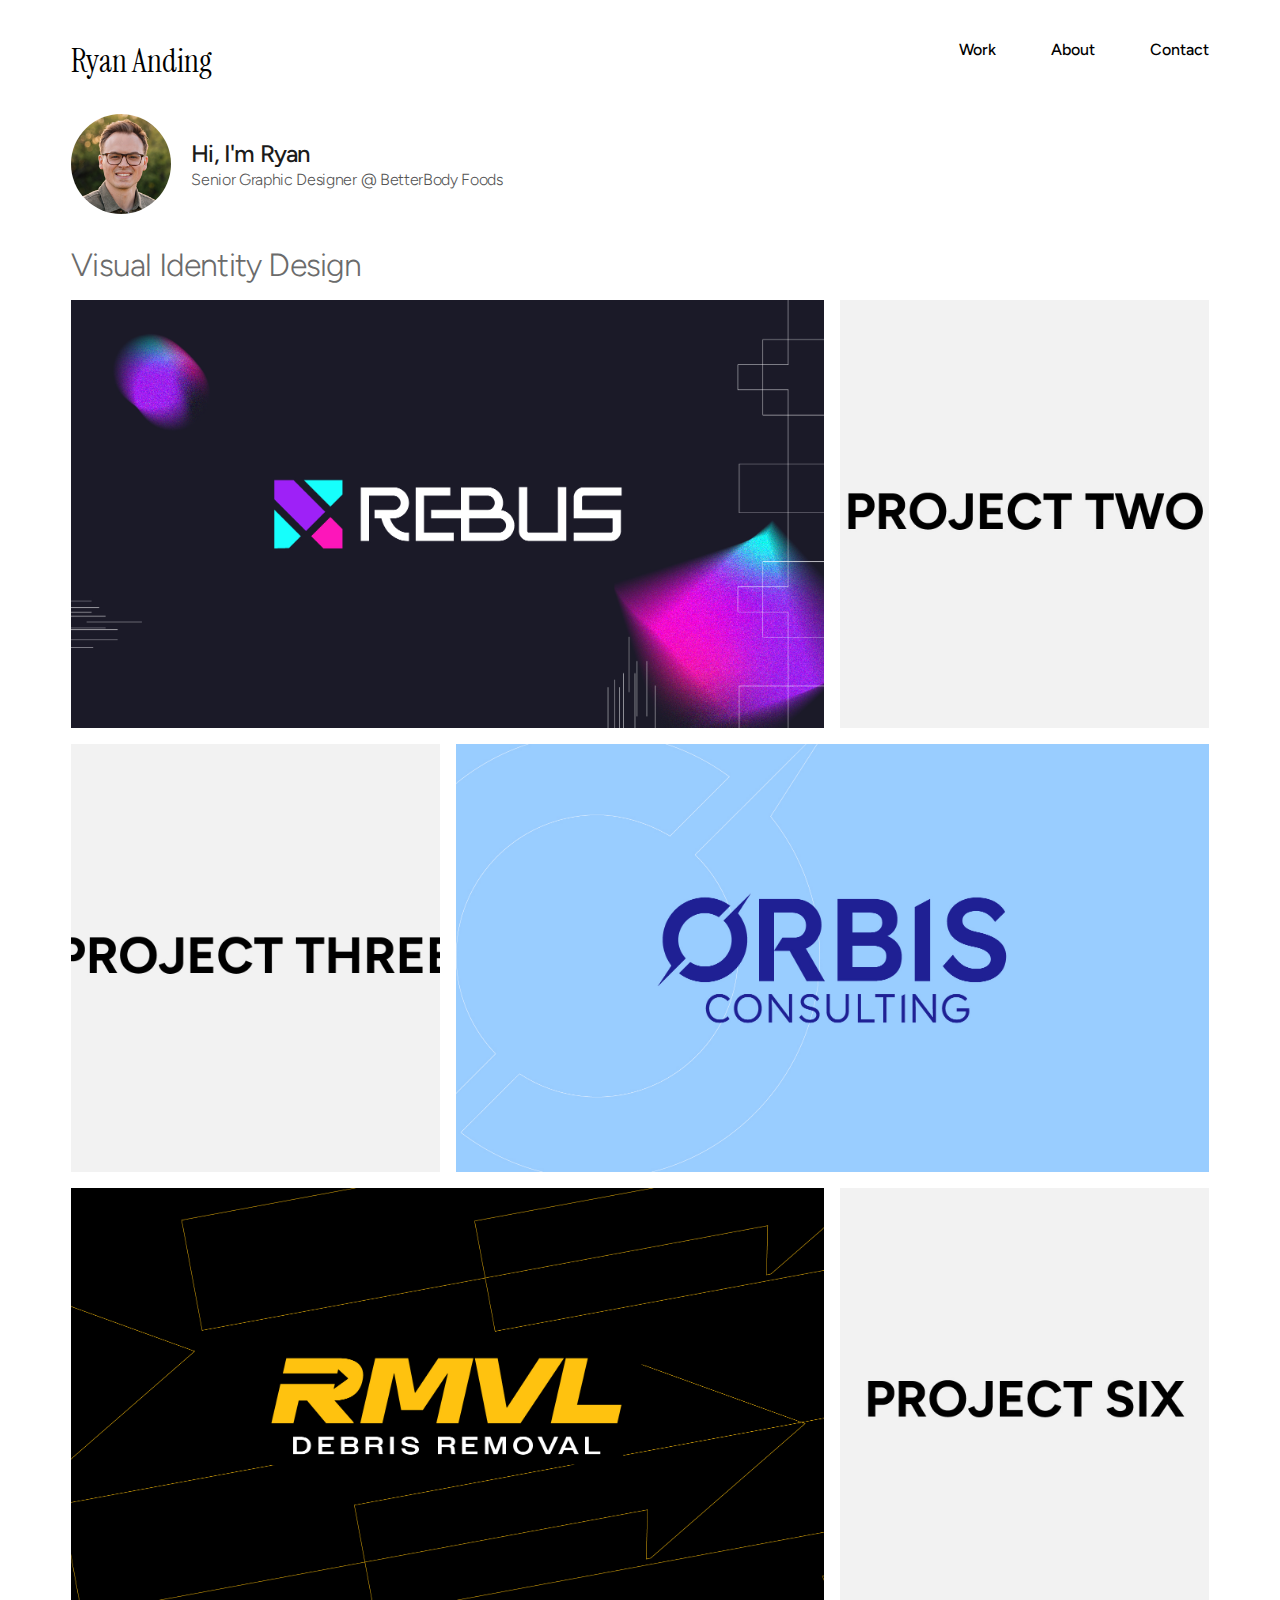
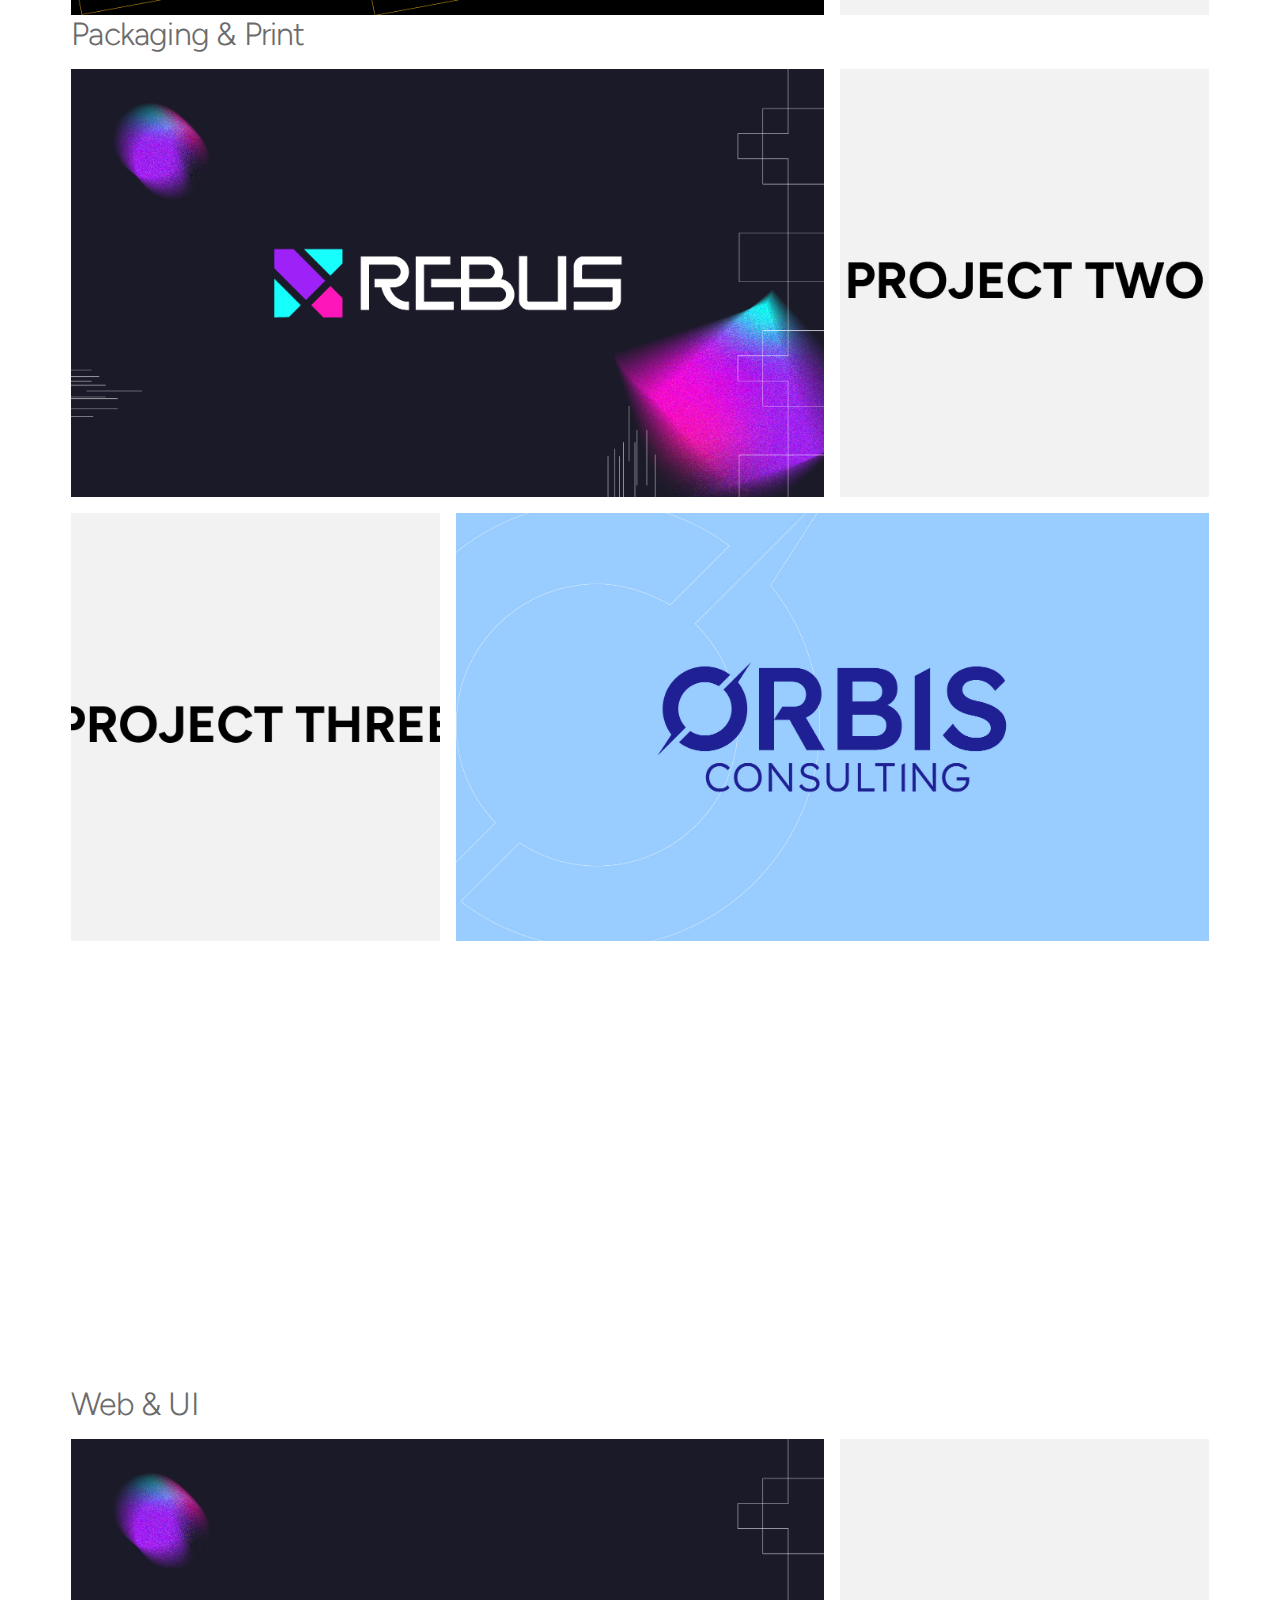
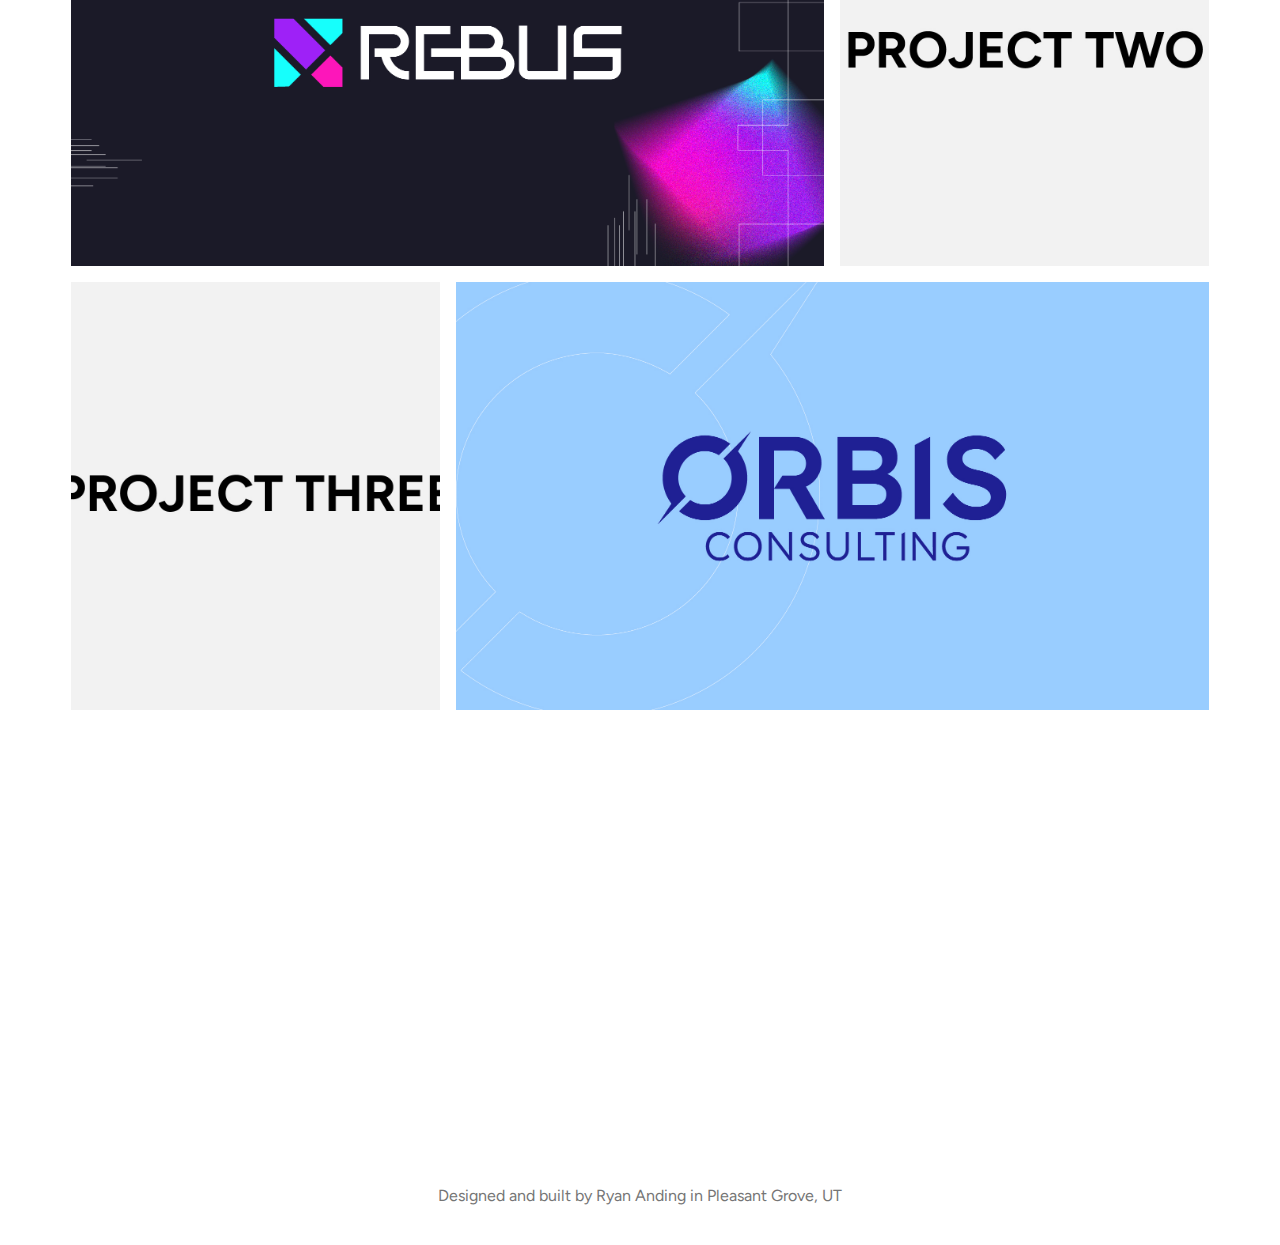
<file: index.html>
<!DOCTYPE html>
<html lang="en">

<head>
    <meta charset="UTF-8" />
    <meta http-equiv="X-UA-Compatible" content="IE=edge" />
    <meta name="viewport" content="width=device-width, initial-scale=1.0" />
    <link rel="preconnect" href="https://fonts.googleapis.com">
    <link rel="preconnect" href="https://fonts.gstatic.com" crossorigin>
    <link href="https://fonts.googleapis.com/css2?family=Figtree:ital,wght@0,300..900;1,300..900&family=Instrument+Serif:ital@0;1&display=swap" rel="stylesheet">
    <link rel="stylesheet" href="index.css" />
    <title>Ryan Anding: Senior Designer</title>
</head>

<body>
<div class="container"> 
    <header class="nav-desktop">
        <div class="left">Ryan Anding</div>
        <nav class="right">
            <ul>
                <li><a href="/Ryan Anding Portfolio 2/index.html">Work</a></li>
                <li><a href="/Ryan Anding Portfolio 2/about.html">About</a></li>
                <li><a href="/Ryan Anding Portfolio 2/contact.html">Contact</a></li>
            </ul>
        </nav>
        <div class="hamburger">
            <div class="bar1"></div>
            <div class="bar2"></div>
        </div>

        <nav class="nav-mobile">
            <a href="/Ryan Anding Portfolio 2/index.css">Work</a>
            <a href="/Ryan Anding Portfolio 2/about.html">About</a>
            <a href="/Ryan Anding Portfolio 2/contact.html">Contact</a>
        </nav>
    </header>

   <!-- <header>
    <div id="nav-placeholder"></div>
    </header> -->

   <section class="hero">
        <img src="/images/self portrait.jpg" alt="portrait of Ryan Anding" class="profile-pic">
        <div class="hero-text">
            <h1 class="hero-heading">Hi, I'm Ryan</h1>
            <p class="hero-subtext">Senior Graphic Designer @ BetterBody Foods</p>
        </div>
        
   </section>
    

    <h2>Visual Identity Design</h2>

    <div class="project-grid-1">

        <div class="project" id="p1">
            <img src="images/coverImages_wide_Rebus.jpg" alt="project 1">
        </div>

        <div class="project" id="p2">
            <img src="images/project-covers-02.jpg" alt="project 2">
        </div>

        <div class="project" id="p3">
            <img src="images/project-covers-03.jpg" alt="project 3">
        </div>

        <div class="project" id="p4">
            <img src="images/coverImages_wide_Orbis.jpg" alt="project 4">
        </div>

        <div class="project" id="p5">
            <img src="images/coverImages_wide_RMVL.jpg" alt="project 5">
        </div>

        <div class="project" id="p6">
            <img src="/images/project-covers-06.jpg" alt="project 6">
        </div>

    </div>

    <h2>Packaging & Print</h2>

    <div class="project-grid-1">

        <div class="project" id="p1">
            <img src="images/coverImages_wide_Rebus.jpg" alt="project 1">
        </div>

        <div class="project" id="p2">
            <img src="images/project-covers-02.jpg" alt="project 2">
        </div>

        <div class="project" id="p3">
            <img src="images/project-covers-03.jpg" alt="project 3">
        </div>

        <div class="project" id="p4">
            <img src="images/coverImages_wide_Orbis.jpg" alt="project 4">
        </div>

    </div>

    <h2>Web & UI</h2>

    <div class="project-grid-1">

        <div class="project" id="p1">
            <img src="images/coverImages_wide_Rebus.jpg" alt="project 1">
        </div>

        <div class="project" id="p2">
            <img src="images/project-covers-02.jpg" alt="project 2">
        </div>

        <div class="project" id="p3">
            <img src="images/project-covers-03.jpg" alt="project 3">
        </div>

        <div class="project" id="p4">
            <img src="images/coverImages_wide_Orbis.jpg" alt="project 4">
        </div>

    </div>
    
    <footer class="footer">Designed and built by Ryan Anding in Pleasant Grove, UT</footer>
</div>

<script src="index.js"></script>

</body>

</html>
</file>
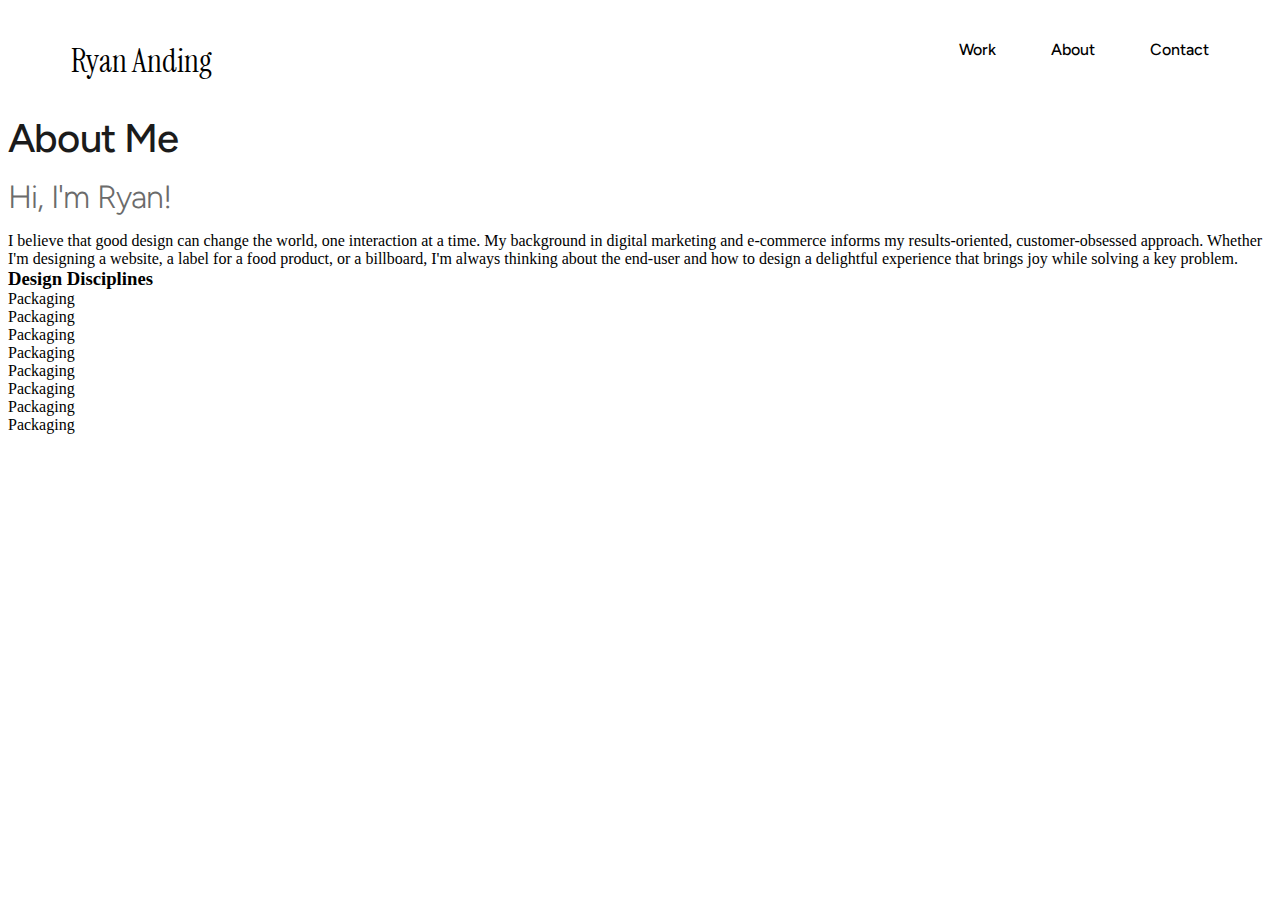
<file: about.html>
<!DOCTYPE html>
<html lang="en">

<head>
    <meta charset="UTF-8" />
    <meta http-equiv="X-UA-Compatible" content="IE=edge" />
    <meta name="viewport" content="width=device-width, initial-scale=1.0" />
    <link rel="preconnect" href="https://fonts.googleapis.com">
    <link rel="preconnect" href="https://fonts.gstatic.com" crossorigin>
    <link href="https://fonts.googleapis.com/css2?family=Figtree:ital,wght@0,300..900;1,300..900&family=Instrument+Serif:ital@0;1&display=swap" rel="stylesheet">
    <link rel="stylesheet" href="index.css" />
    <title>Ryan Anding: Senior Designer</title>
</head>

<body>
<div class="container"> 
    <header class="nav-desktop">
        <div class="left">Ryan Anding</div>
        <nav class="right">
            <ul>
                <li><a href="/Ryan Anding Portfolio 2/index.html">Work</a></li>
                <li><a href="/Ryan Anding Portfolio 2/about.html">About</a></li>
                <li><a href="/Ryan Anding Portfolio 2/contact.html">Contact</a></li>
            </ul>
        </nav>
        <div class="hamburger">
            <div class="bar1"></div>
            <div class="bar2"></div>
        </div>

        <nav class="nav-mobile">
            <a href="/Ryan Anding Portfolio 2/index.css">Work</a>
            <a href="/Ryan Anding Portfolio 2/about.html">About</a>
            <a href="/Ryan Anding Portfolio 2/contact.html">Contact</a>
        </nav>
    </header>
 </div>

 <div class="about">
    <h1>About Me</h1>
    <h2>Hi, I'm Ryan!</h2>
    <p>
        I believe that good design can change the world, one interaction at a time.
        My background in digital marketing and e-commerce informs my results-oriented, customer-obsessed approach.
        Whether I'm designing a website, a label for a food product, or a billboard,
        I'm always thinking about the end-user and how to design a delightful experience that brings joy while solving a key problem.
    </p>
 </div>

 <div class="areas">
    <div class="areas-text">
        <h3>Design Disciplines</h3>
    </div>
    
    <div class="skill">
        <p>Packaging</p>
    </div>
    <div class="skill">
        <p>Packaging</p>
    </div>
    <div class="skill">
        <p>Packaging</p>
    </div>
    <div class="skill">
        <p>Packaging</p>
    </div>
    <div class="skill">
        <p>Packaging</p>
    </div>
    <div class="skill">
        <p>Packaging</p>
    </div>
    <div class="skill">
        <p>Packaging</p>
    </div>
    <div class="skill">
        <p>Packaging</p>
    </div>
</div>

</body>
</file>
<file: index.css>
:root {
    font-size: 16px;
    --font-size-xxs: 0.64rem; /* 10.24px */
    --font-size-xs: 0.75rem;   /* 12px */
    --font-size-sm: 0.9rem;   /* 14.4px */
    --font-size-base: 1rem;   /* 16px */
    --font-size-md: 1.25rem;  /* 20px */
    --font-size-lg: 1.5rem; /* 24px */
    --font-size-xl: 2rem; /* 32px */
    --font-size-2xl: 2.5rem; /* 40x */
    --font-size-3xl: 3.0rem; /* 48px */
    --font-size-4xl: 4.0rem; /* 64px */
}

h1, h2, h3, h4, p {
    padding: 0;
    margin: 0;
}

h1 {
    margin: 0 auto 16px;
    color: rgb(27, 27, 27);
    font-family: "Figtree", sans-serif;
    font-weight: 500;
    letter-spacing: -0.05rem;
    font-size: var(--font-size-2xl);
}

h2 {
    margin: 0 auto 16px;
    color: rgb(107, 107, 107);
    font-family: "Figtree", sans-serif;
    font-weight: 300;
    letter-spacing: -0.05rem;
    font-size: var(--font-size-xl);
}

.hero {
    display: flex;
    flex-direction: row;
    align-items: center;
    gap: 1.25rem;
    text-align: left;
    margin-bottom: 2rem;
  }
  
  .profile-pic {
    width: 100px;
    height: 100px;
    border-radius: 50%;
    object-fit: cover;
  }

  .hero-text {
    display: flex;
    flex-direction: column;
    justify-content: center;
  }
  
  .hero-heading {
    margin: 0 0 0.1rem 0;
    color: rgb(27, 27, 27);
    font-family: "Figtree", sans-serif;
    font-weight: 500;
    letter-spacing: -0.05rem;
    font-size: var(--font-size-lg);
  }
  
  .hero-subtext {
    font-size: var(--font-size-base);
    font-family: "Figtree", sans-serif;
    font-weight: 300;
    letter-spacing: -0.02rem;
    color: #555;
  }

.container {
    margin: 0 auto;
    max-width: 90%;
}

.nav-desktop {
    display: flex;
    justify-content: space-between;
    padding: 32px 0;
}

.nav-desktop .left {
    font-size: var(--font-size-xl);
    font-family: "Instrument Serif", serif;
}

.nav-desktop .right a {
    text-decoration: none;
    color: black;
    font-family: "Figtree", sans-serif;
    font-weight: 500;
    font-size: var(--font-size-base);
    transition: color 0.2s ease-out;
}

.nav-desktop .right ul {
    list-style: none;
    margin: 0;
    padding: 0;
    width: 250px;
    display: flex;
    justify-content: space-between;
    align-items: center;
}

.nav-desktop .right a:hover {
    color: rgb(255, 74, 255);
}

.nav-desktop .hamburger {
    display: none;
}

.nav-desktop .bar1, .bar2 {
    background-color: black;
    height: 4px;
    width: 36px;
    margin: 3px;
    z-index: 3;
}

.nav-mobile {
    width: 100px;
    background-color: white;
    opacity: 75%;
    height: 100vh;
    display: flex;
    flex-direction: column;
    justify-content: center;
    align-items: center;
    position: fixed;
    z-index: 2;
    top: 0;
    right: -180px;
    padding: 16px;
    transition: transform 0.4s ease-out;
}

.nav-mobile a {
    text-decoration: none;
    color: black;
    font-family: "Figtree", sans-serif;
    font-size: var(--font-size-base);
    margin: 16px 0;
}

.openDrawer {
    transform: translateX(-180px);
}

.project-grid-1 {
    display: grid;
    grid-template-columns: repeat(3, 1fr);
    grid-template-rows: repeat(3, 1fr);
    gap: 16px;
}

#p1 {
    grid-column: 1 / 3;
}

#p2 {
    grid-column: 3 / 4;
}

#p3 {
    grid-column: 1 / 2;
}

#p4 {
    grid-column: 2 / 4;
}

#p5 {
    grid-column: 1 / 3;
}

#p6 {
    grid-column: 3 / 4;
}

.project {
    position: relative;
    width: 100%;
    height: 100%;
}

.project img {
    width: 100%;
    height: 100%;
    object-fit: cover;
    transition: all 0.20s ease-out;
}

.project img:hover {
    border-radius: 24px;
    cursor: pointer;
}

.footer {
    font-family: "Figtree", sans-serif;
    font-size: var(--font-size-base);
    color: rgb(117, 117, 117);
    text-align: center;
    padding: 32px;
}

@media only screen and (max-width: 1024px) {
}

@media only screen and (max-width: 767px) {
    .nav-desktop {
        padding: 20px 6%;
        box-sizing: border-box;
        position: fixed;
        top: 0;
        left: 0;
        z-index: 3;
        background-color: white;
        width: 100%;
    }

    .nav-desktop .right {
        display: none;
    }

    .nav-desktop .hamburger {
        display: flex;
        flex-direction: column;
        justify-content: center;
    }

    .hero {
        margin-top: 100px;
    }

    .project-grid-1 {
        display: flex;
        flex-direction: column;
        gap: 16px;
        margin: 16px auto;
        max-width: 100%;
    }

    .project {
        aspect-ratio: 4 / 5;
        width: 100%;
        display: flex;
        align-items: center;
        justify-content: center;
    }
}

@media only screen and (max-width: 479px) {
    
    .nav-desktop {
        padding: 20px 6%;
        box-sizing: border-box;
        position: fixed;
        top: 0;
        left: 0;
        z-index: 3;
        background-color: white;
        width: 100%;
    }

    .nav-desktop .right {
        display: none;
    }

    .nav-desktop .hamburger {
        display: flex;
        flex-direction: column;
        justify-content: center;
    }

    .hero {
        margin-top: 100px;
    }

    .project {
        aspect-ratio: 4 / 5;
        width: 100%;
        display: flex;
        align-items: center;
        justify-content: center;
    }

    .project-grid-1 {
        margin-top: 16px;
    }
}

/* mobile nav menu animation */

.animateBar1 {
    animation: rotateBar1 0.5s;
    animation-fill-mode: forwards;
}

.animateBar2 {
    animation: rotateBar2 0.5s;
    animation-fill-mode: forwards;
}

@keyframes rotateBar1 {
    from {
        transform: rotate(0);
    }
    to {
        transform: rotate(45deg) translate(4px, 3px);
    }
}

@keyframes rotateBar2 {
    from {
        transform: rotate(0);
    }
    to {
        transform: rotate(-45deg) translate(4px, -3px);
    }
}
</file>
